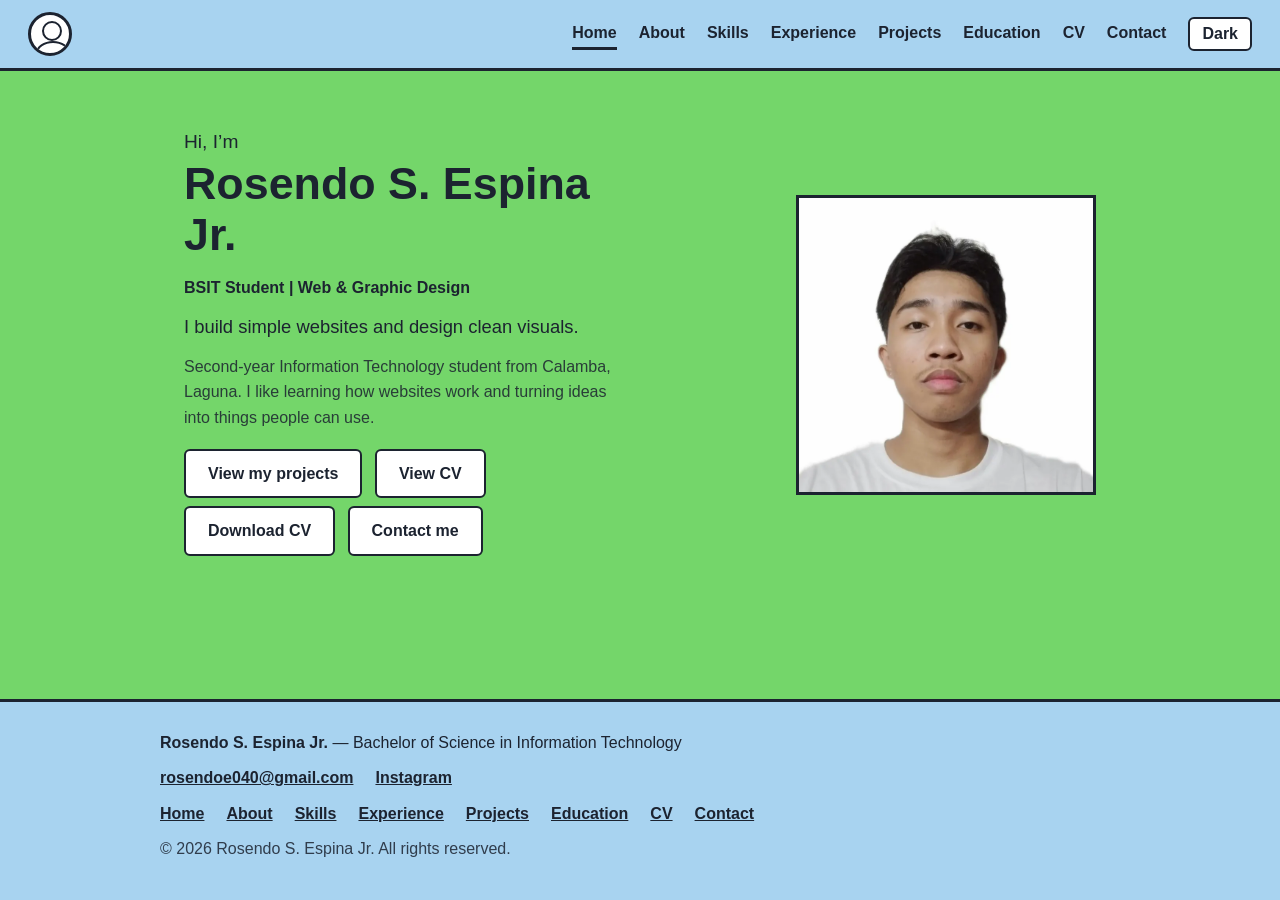
<file: portfolioFinals/index.html>
<!DOCTYPE html>
<html lang="en">
<head>
  <meta charset="UTF-8">
  <meta name="viewport" content="width=device-width, initial-scale=1">
  <title>Rosendo S. Espina Jr. | IT Student Portfolio</title>
  <meta name="description" content="Second-year IT student from Calamba, Laguna. Projects, skills and CV.">
  <link rel="icon" href="assets/favicon.svg" type="image/svg+xml">
  <link rel="stylesheet" href="css/style.css">
</head>
<body>
  <header class="site-header">
    <div class="bar">
      <a class="brand" href="index.html" aria-label="Home"></a>
      <nav class="nav" id="nav" aria-label="Main">
        <a href="index.html" aria-current="page">Home</a>
        <a href="about.html">About</a>
        <a href="skills.html">Skills</a>
        <a href="experience.html">Experience</a>
        <a href="projects.html">Projects</a>
        <a href="education.html">Education</a>
        <a href="cv.html">CV</a>
        <a href="contact.html">Contact</a>
        <button class="icon-btn" id="themeBtn" type="button">Dark</button>
      </nav>
      <button class="icon-btn menu-btn" id="menuBtn" type="button" aria-expanded="false" aria-controls="nav">Menu</button>
    </div>
  </header>
  <main>
    <div class="wrap">
      <section class="hero">
        <div>
          <p class="hello">Hi, I&rsquo;m</p>
          <h1>Rosendo S. Espina Jr.</h1>
          <p class="role">BSIT Student | Web &amp; Graphic Design</p>
          <p class="tagline">I build simple websites and design clean visuals.</p>
          <p class="muted">Second-year Information Technology student from Calamba, Laguna. I like learning how websites work and turning ideas into things people can use.</p>
          <div class="hero-actions">
            <a class="btn" href="projects.html">View my projects</a>
            <a class="btn" href="cv.html">View CV</a>
            <a class="btn" href="assets/Rosendo-Espina-CV.pdf" download>Download CV</a>
            <a class="btn" href="contact.html">Contact me</a>
          </div>
        </div>
        <div class="photo"><img src="assets/img/profile.webp" alt="Portrait of Rosendo S. Espina Jr."></div>
      </section>
    </div>
  </main>
  <footer class="site-footer">
    <div class="footer-inner">
      <p><strong>Rosendo S. Espina Jr.</strong> &mdash; Bachelor of Science in Information Technology</p>
      <ul class="foot-links">
        <li><a href="mailto:rosendoe040@gmail.com">rosendoe040@gmail.com</a></li>
        <li><a href="https://www.instagram.com/den_endl" target="_blank" rel="noopener">Instagram</a></li>
      </ul>
      <ul class="foot-links"><li><a href="index.html">Home</a></li><li><a href="about.html">About</a></li><li><a href="skills.html">Skills</a></li><li><a href="experience.html">Experience</a></li><li><a href="projects.html">Projects</a></li><li><a href="education.html">Education</a></li><li><a href="cv.html">CV</a></li><li><a href="contact.html">Contact</a></li></ul>
      <p class="muted">&copy; 2026 Rosendo S. Espina Jr. All rights reserved.</p>
    </div>
  </footer>
  <script src="js/main.js"></script>
</body>
</html>
</file>
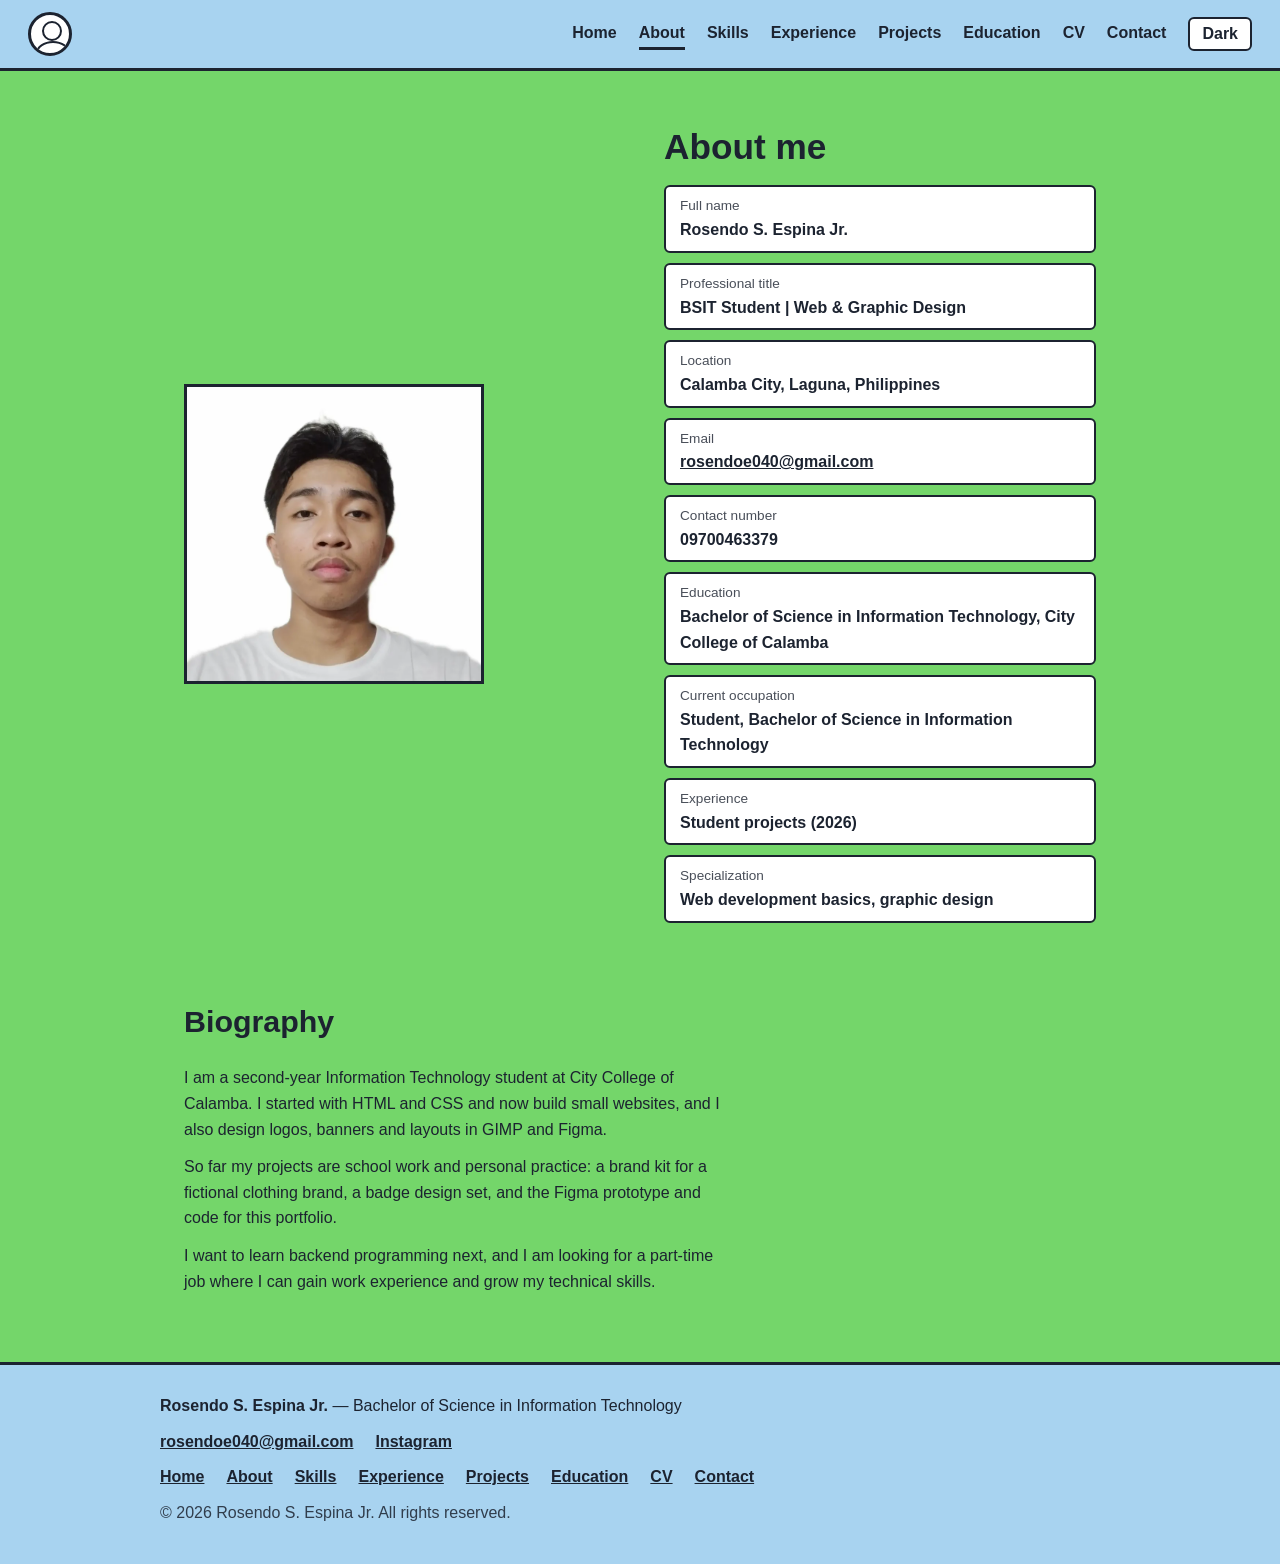
<file: portfolioFinals/about.html>
<!DOCTYPE html>
<html lang="en">
<head>
  <meta charset="UTF-8">
  <meta name="viewport" content="width=device-width, initial-scale=1">
  <title>About | Rosendo S. Espina Jr.</title>
  <meta name="description" content="About Rosendo S. Espina Jr., a BSIT student from Calamba, Laguna.">
  <link rel="icon" href="assets/favicon.svg" type="image/svg+xml">
  <link rel="stylesheet" href="css/style.css">
</head>
<body>
  <header class="site-header">
    <div class="bar">
      <a class="brand" href="index.html" aria-label="Home"></a>
      <nav class="nav" id="nav" aria-label="Main">
        <a href="index.html">Home</a>
        <a href="about.html" aria-current="page">About</a>
        <a href="skills.html">Skills</a>
        <a href="experience.html">Experience</a>
        <a href="projects.html">Projects</a>
        <a href="education.html">Education</a>
        <a href="cv.html">CV</a>
        <a href="contact.html">Contact</a>
        <button class="icon-btn" id="themeBtn" type="button">Dark</button>
      </nav>
      <button class="icon-btn menu-btn" id="menuBtn" type="button" aria-expanded="false" aria-controls="nav">Menu</button>
    </div>
  </header>
  <main>
    <div class="wrap">
      <div class="hero flip">
        <div class="photo"><img src="assets/img/profile.webp" alt="Portrait of Rosendo S. Espina Jr."></div>
        <div>
          <h1 class="page-title">About me</h1>
          <dl class="facts">
            <div class="fact"><dt>Full name</dt><dd>Rosendo S. Espina Jr.</dd></div>
            <div class="fact"><dt>Professional title</dt><dd>BSIT Student | Web &amp; Graphic Design</dd></div>
            <div class="fact"><dt>Location</dt><dd>Calamba City, Laguna, Philippines</dd></div>
            <div class="fact"><dt>Email</dt><dd><a href="mailto:rosendoe040@gmail.com">rosendoe040@gmail.com</a></dd></div>
            <div class="fact"><dt>Contact number</dt><dd>09700463379</dd></div>
            <div class="fact"><dt>Education</dt><dd>Bachelor of Science in Information Technology, City College of Calamba</dd></div>
            <div class="fact"><dt>Current occupation</dt><dd>Student, Bachelor of Science in Information Technology</dd></div>
            <div class="fact"><dt>Experience</dt><dd>Student projects (2026)</dd></div>
            <div class="fact"><dt>Specialization</dt><dd>Web development basics, graphic design</dd></div>
          </dl>
        </div>
      </div>
      <section class="section">
        <h2>Biography</h2>
        <p>I am a second-year Information Technology student at City College of Calamba. I started with HTML and CSS and now build small websites, and I also design logos, banners and layouts in GIMP and Figma.</p>
        <p>So far my projects are school work and personal practice: a brand kit for a fictional clothing brand, a badge design set, and the Figma prototype and code for this portfolio.</p>
        <p>I want to learn backend programming next, and I am looking for a part-time job where I can gain work experience and grow my technical skills.</p>
      </section>
    </div>
  </main>
  <footer class="site-footer">
    <div class="footer-inner">
      <p><strong>Rosendo S. Espina Jr.</strong> &mdash; Bachelor of Science in Information Technology</p>
      <ul class="foot-links">
        <li><a href="mailto:rosendoe040@gmail.com">rosendoe040@gmail.com</a></li>
        <li><a href="https://www.instagram.com/den_endl" target="_blank" rel="noopener">Instagram</a></li>
      </ul>
      <ul class="foot-links"><li><a href="index.html">Home</a></li><li><a href="about.html">About</a></li><li><a href="skills.html">Skills</a></li><li><a href="experience.html">Experience</a></li><li><a href="projects.html">Projects</a></li><li><a href="education.html">Education</a></li><li><a href="cv.html">CV</a></li><li><a href="contact.html">Contact</a></li></ul>
      <p class="muted">&copy; 2026 Rosendo S. Espina Jr. All rights reserved.</p>
    </div>
  </footer>
  <script src="js/main.js"></script>
</body>
</html>
</file>
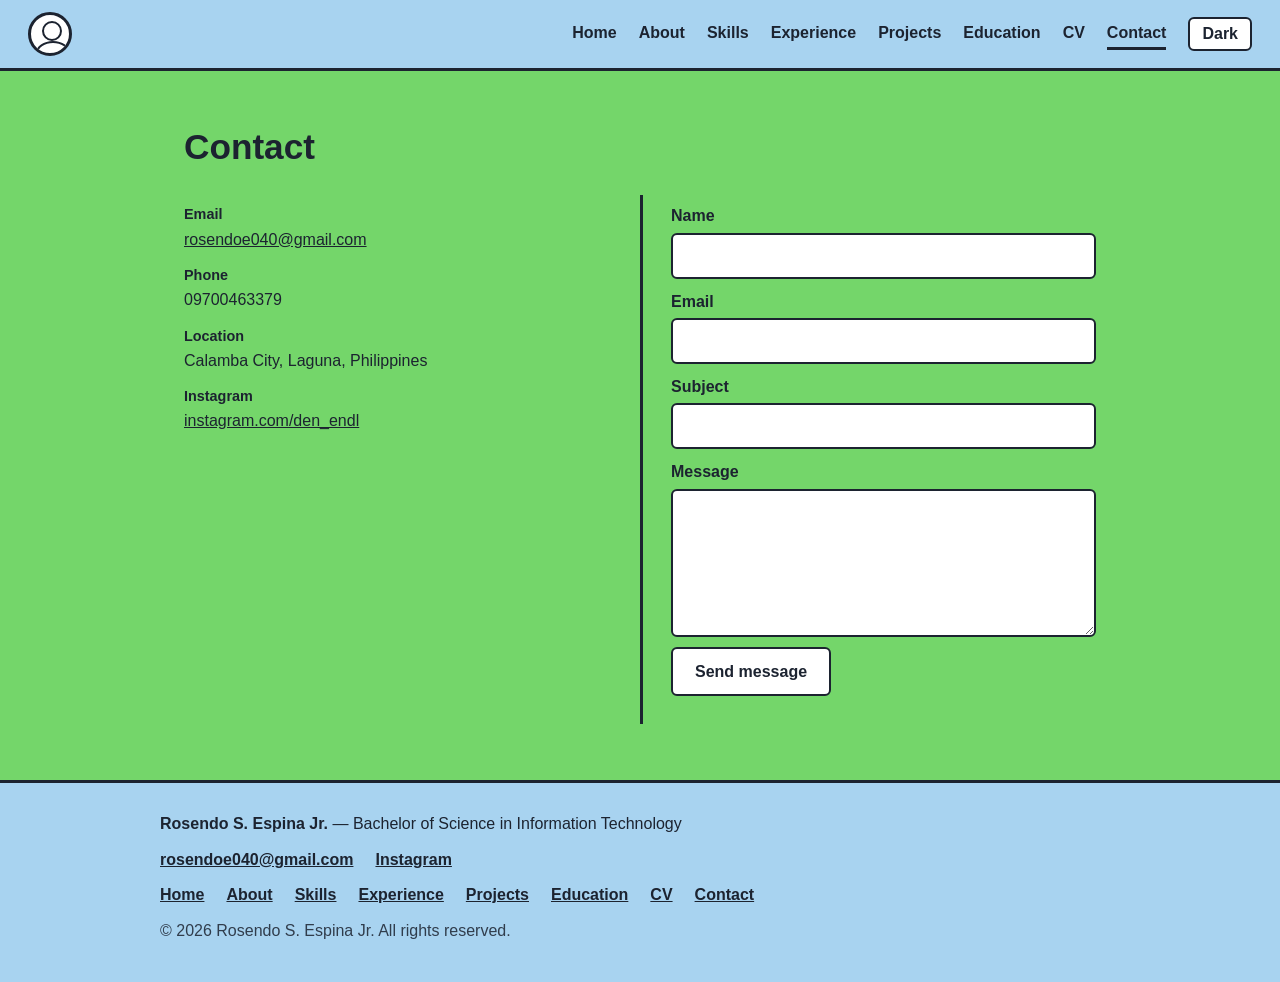
<file: portfolioFinals/contact.html>
<!DOCTYPE html>
<html lang="en">
<head>
  <meta charset="UTF-8">
  <meta name="viewport" content="width=device-width, initial-scale=1">
  <title>Contact | Rosendo S. Espina Jr.</title>
  <meta name="description" content="Contact Rosendo S. Espina Jr.">
  <link rel="icon" href="assets/favicon.svg" type="image/svg+xml">
  <link rel="stylesheet" href="css/style.css">
</head>
<body>
  <header class="site-header">
    <div class="bar">
      <a class="brand" href="index.html" aria-label="Home"></a>
      <nav class="nav" id="nav" aria-label="Main">
        <a href="index.html">Home</a>
        <a href="about.html">About</a>
        <a href="skills.html">Skills</a>
        <a href="experience.html">Experience</a>
        <a href="projects.html">Projects</a>
        <a href="education.html">Education</a>
        <a href="cv.html">CV</a>
        <a href="contact.html" aria-current="page">Contact</a>
        <button class="icon-btn" id="themeBtn" type="button">Dark</button>
      </nav>
      <button class="icon-btn menu-btn" id="menuBtn" type="button" aria-expanded="false" aria-controls="nav">Menu</button>
    </div>
  </header>
  <main>
    <div class="wrap">
      <div class="page-head"><h1 class="page-title">Contact</h1></div>
      <div class="box">
        <div>
          <ul class="contact-list">
            <li><b>Email</b><a href="mailto:rosendoe040@gmail.com">rosendoe040@gmail.com</a></li>
            <li><b>Phone</b>09700463379</li>
            <li><b>Location</b>Calamba City, Laguna, Philippines</li>
            <li><b>Instagram</b><a href="https://www.instagram.com/den_endl" target="_blank" rel="noopener">instagram.com/den_endl</a></li>
          </ul>
        </div>
        <form id="contactForm" novalidate>
          <label>Name<input name="name" type="text" required autocomplete="name"></label>
          <label>Email<input name="email" type="email" required autocomplete="email"></label>
          <label>Subject<input name="subject" type="text" required></label>
          <label>Message<textarea name="message" rows="5" required></textarea></label>
          <button class="btn" type="submit">Send message</button>
          <p id="formMsg" role="status"></p>
        </form>
      </div>
    </div>
  </main>
  <footer class="site-footer">
    <div class="footer-inner">
      <p><strong>Rosendo S. Espina Jr.</strong> &mdash; Bachelor of Science in Information Technology</p>
      <ul class="foot-links">
        <li><a href="mailto:rosendoe040@gmail.com">rosendoe040@gmail.com</a></li>
        <li><a href="https://www.instagram.com/den_endl" target="_blank" rel="noopener">Instagram</a></li>
      </ul>
      <ul class="foot-links"><li><a href="index.html">Home</a></li><li><a href="about.html">About</a></li><li><a href="skills.html">Skills</a></li><li><a href="experience.html">Experience</a></li><li><a href="projects.html">Projects</a></li><li><a href="education.html">Education</a></li><li><a href="cv.html">CV</a></li><li><a href="contact.html">Contact</a></li></ul>
      <p class="muted">&copy; 2026 Rosendo S. Espina Jr. All rights reserved.</p>
    </div>
  </footer>
  <script src="js/main.js"></script>
</body>
</html>
</file>
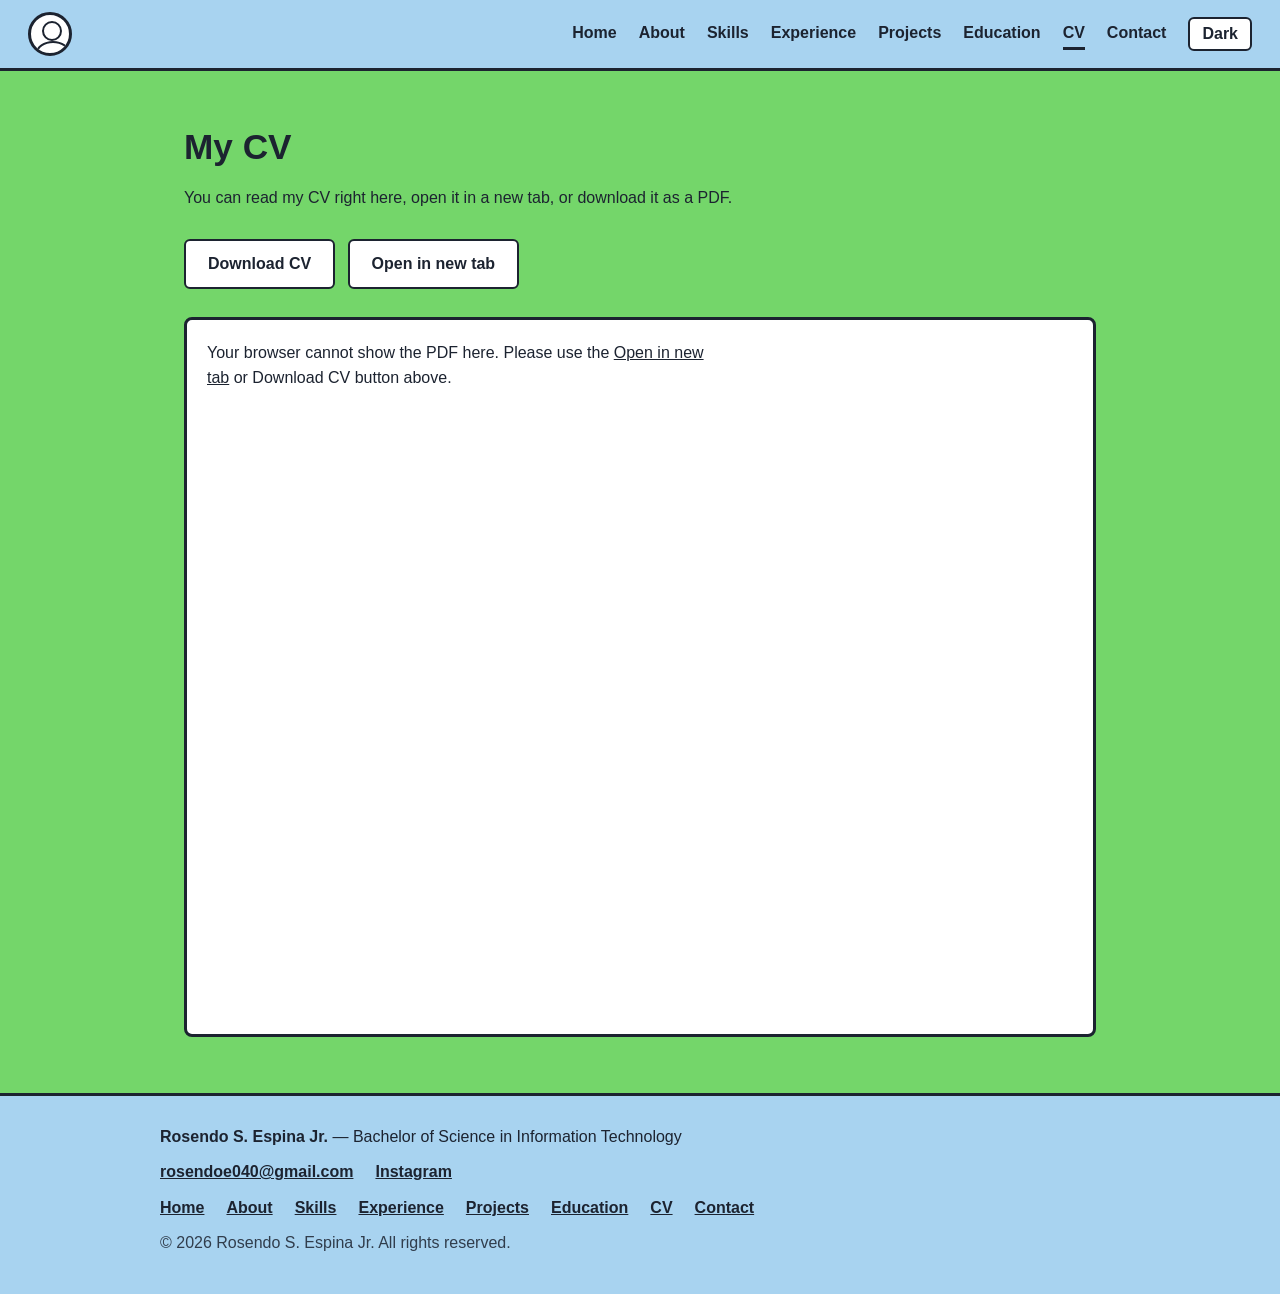
<file: portfolioFinals/cv.html>
<!DOCTYPE html>
<html lang="en">
<head>
  <meta charset="UTF-8">
  <meta name="viewport" content="width=device-width, initial-scale=1">
  <title>CV | Rosendo S. Espina Jr.</title>
  <meta name="description" content="View or download the CV of Rosendo S. Espina Jr.">
  <link rel="icon" href="assets/favicon.svg" type="image/svg+xml">
  <link rel="stylesheet" href="css/style.css">
</head>
<body>
  <header class="site-header">
    <div class="bar">
      <a class="brand" href="index.html" aria-label="Home"></a>
      <nav class="nav" id="nav" aria-label="Main">
        <a href="index.html">Home</a>
        <a href="about.html">About</a>
        <a href="skills.html">Skills</a>
        <a href="experience.html">Experience</a>
        <a href="projects.html">Projects</a>
        <a href="education.html">Education</a>
        <a href="cv.html" aria-current="page">CV</a>
        <a href="contact.html">Contact</a>
        <button class="icon-btn" id="themeBtn" type="button">Dark</button>
      </nav>
      <button class="icon-btn menu-btn" id="menuBtn" type="button" aria-expanded="false" aria-controls="nav">Menu</button>
    </div>
  </header>
  <main>
    <div class="wrap">
      <div class="page-head">
        <h1 class="page-title">My CV</h1>
        <p>You can read my CV right here, open it in a new tab, or download it as a PDF.</p>
      </div>
      <div>
        <a class="btn" href="assets/Rosendo-Espina-CV.pdf" download="Rosendo-Espina-CV.pdf">Download CV</a>
        <a class="btn" href="assets/Rosendo-Espina-CV.pdf" target="_blank" rel="noopener">Open in new tab</a>
      </div>
      <object class="cv-viewer" data="assets/Rosendo-Espina-CV.pdf#view=FitH" type="application/pdf">
        <p class="cv-fallback">Your browser cannot show the PDF here. Please use the
        <a href="assets/Rosendo-Espina-CV.pdf" target="_blank" rel="noopener">Open in new tab</a> or Download CV button above.</p>
      </object>
    </div>
  </main>
  <footer class="site-footer">
    <div class="footer-inner">
      <p><strong>Rosendo S. Espina Jr.</strong> &mdash; Bachelor of Science in Information Technology</p>
      <ul class="foot-links">
        <li><a href="mailto:rosendoe040@gmail.com">rosendoe040@gmail.com</a></li>
        <li><a href="https://www.instagram.com/den_endl" target="_blank" rel="noopener">Instagram</a></li>
      </ul>
      <ul class="foot-links"><li><a href="index.html">Home</a></li><li><a href="about.html">About</a></li><li><a href="skills.html">Skills</a></li><li><a href="experience.html">Experience</a></li><li><a href="projects.html">Projects</a></li><li><a href="education.html">Education</a></li><li><a href="cv.html">CV</a></li><li><a href="contact.html">Contact</a></li></ul>
      <p class="muted">&copy; 2026 Rosendo S. Espina Jr. All rights reserved.</p>
    </div>
  </footer>
  <script src="js/main.js"></script>
</body>
</html>
</file>
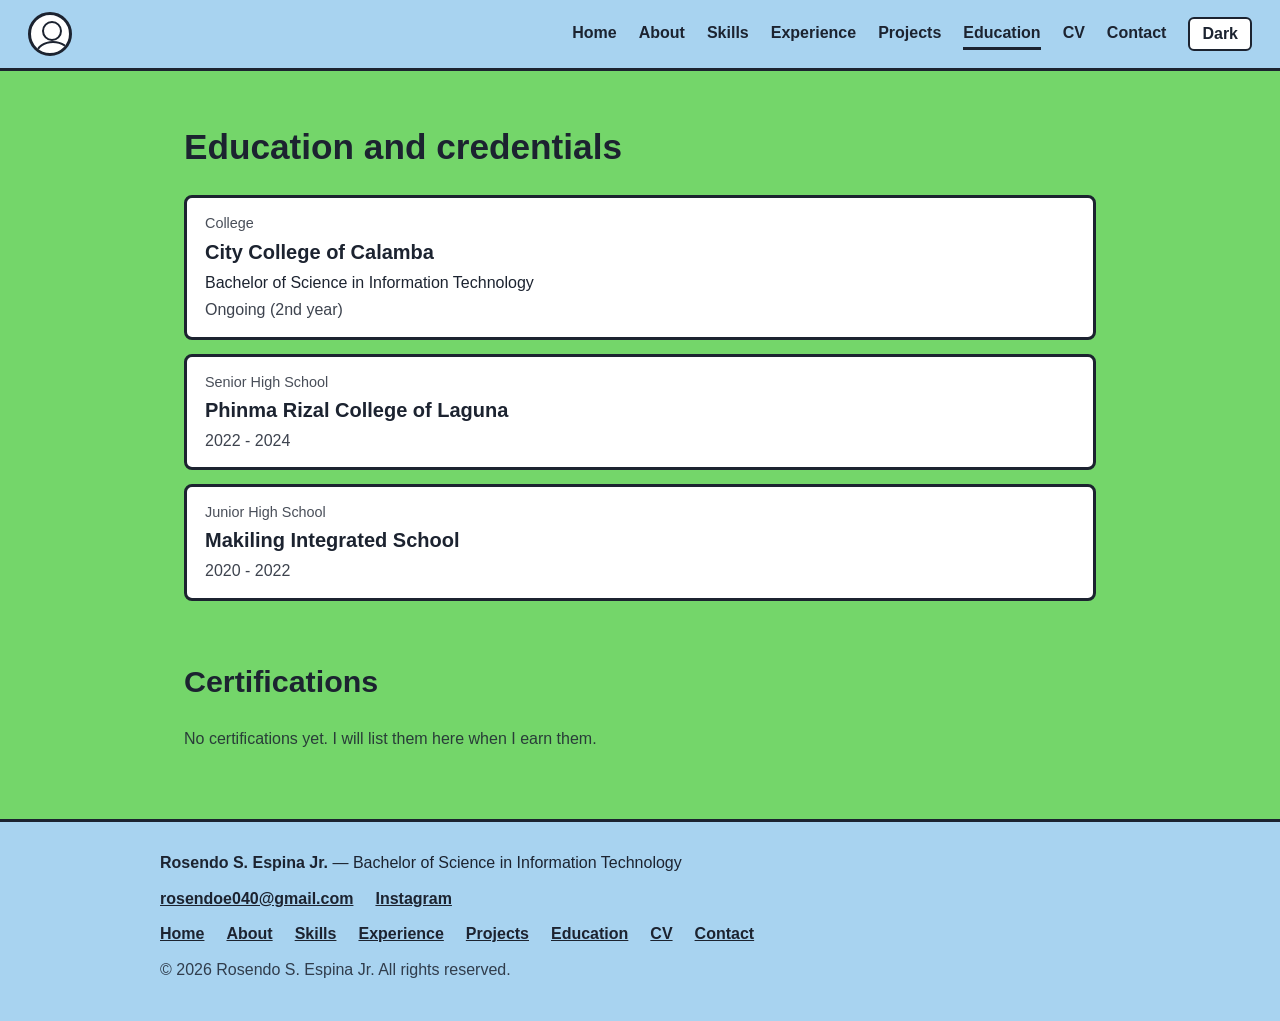
<file: portfolioFinals/education.html>
<!DOCTYPE html>
<html lang="en">
<head>
  <meta charset="UTF-8">
  <meta name="viewport" content="width=device-width, initial-scale=1">
  <title>Education | Rosendo S. Espina Jr.</title>
  <meta name="description" content="Education of Rosendo S. Espina Jr.">
  <link rel="icon" href="assets/favicon.svg" type="image/svg+xml">
  <link rel="stylesheet" href="css/style.css">
</head>
<body>
  <header class="site-header">
    <div class="bar">
      <a class="brand" href="index.html" aria-label="Home"></a>
      <nav class="nav" id="nav" aria-label="Main">
        <a href="index.html">Home</a>
        <a href="about.html">About</a>
        <a href="skills.html">Skills</a>
        <a href="experience.html">Experience</a>
        <a href="projects.html">Projects</a>
        <a href="education.html" aria-current="page">Education</a>
        <a href="cv.html">CV</a>
        <a href="contact.html">Contact</a>
        <button class="icon-btn" id="themeBtn" type="button">Dark</button>
      </nav>
      <button class="icon-btn menu-btn" id="menuBtn" type="button" aria-expanded="false" aria-controls="nav">Menu</button>
    </div>
  </header>
  <main>
    <div class="wrap">
      <div class="page-head"><h1 class="page-title">Education and credentials</h1></div>
      <ul class="edu">
        <li><p class="level-name">College</p><h2 class="h-sm tight">City College of Calamba</h2><p class="tight">Bachelor of Science in Information Technology</p><p class="muted flush">Ongoing (2nd year)</p></li>
        <li><p class="level-name">Senior High School</p><h2 class="h-sm tight">Phinma Rizal College of Laguna</h2><p class="muted flush">2022 - 2024</p></li>
        <li><p class="level-name">Junior High School</p><h2 class="h-sm tight">Makiling Integrated School</h2><p class="muted flush">2020 - 2022</p></li>
      </ul>
      <section class="section">
        <h2>Certifications</h2>
        <p class="muted">No certifications yet. I will list them here when I earn them.</p>
      </section>
    </div>
  </main>
  <footer class="site-footer">
    <div class="footer-inner">
      <p><strong>Rosendo S. Espina Jr.</strong> &mdash; Bachelor of Science in Information Technology</p>
      <ul class="foot-links">
        <li><a href="mailto:rosendoe040@gmail.com">rosendoe040@gmail.com</a></li>
        <li><a href="https://www.instagram.com/den_endl" target="_blank" rel="noopener">Instagram</a></li>
      </ul>
      <ul class="foot-links"><li><a href="index.html">Home</a></li><li><a href="about.html">About</a></li><li><a href="skills.html">Skills</a></li><li><a href="experience.html">Experience</a></li><li><a href="projects.html">Projects</a></li><li><a href="education.html">Education</a></li><li><a href="cv.html">CV</a></li><li><a href="contact.html">Contact</a></li></ul>
      <p class="muted">&copy; 2026 Rosendo S. Espina Jr. All rights reserved.</p>
    </div>
  </footer>
  <script src="js/main.js"></script>
</body>
</html>
</file>
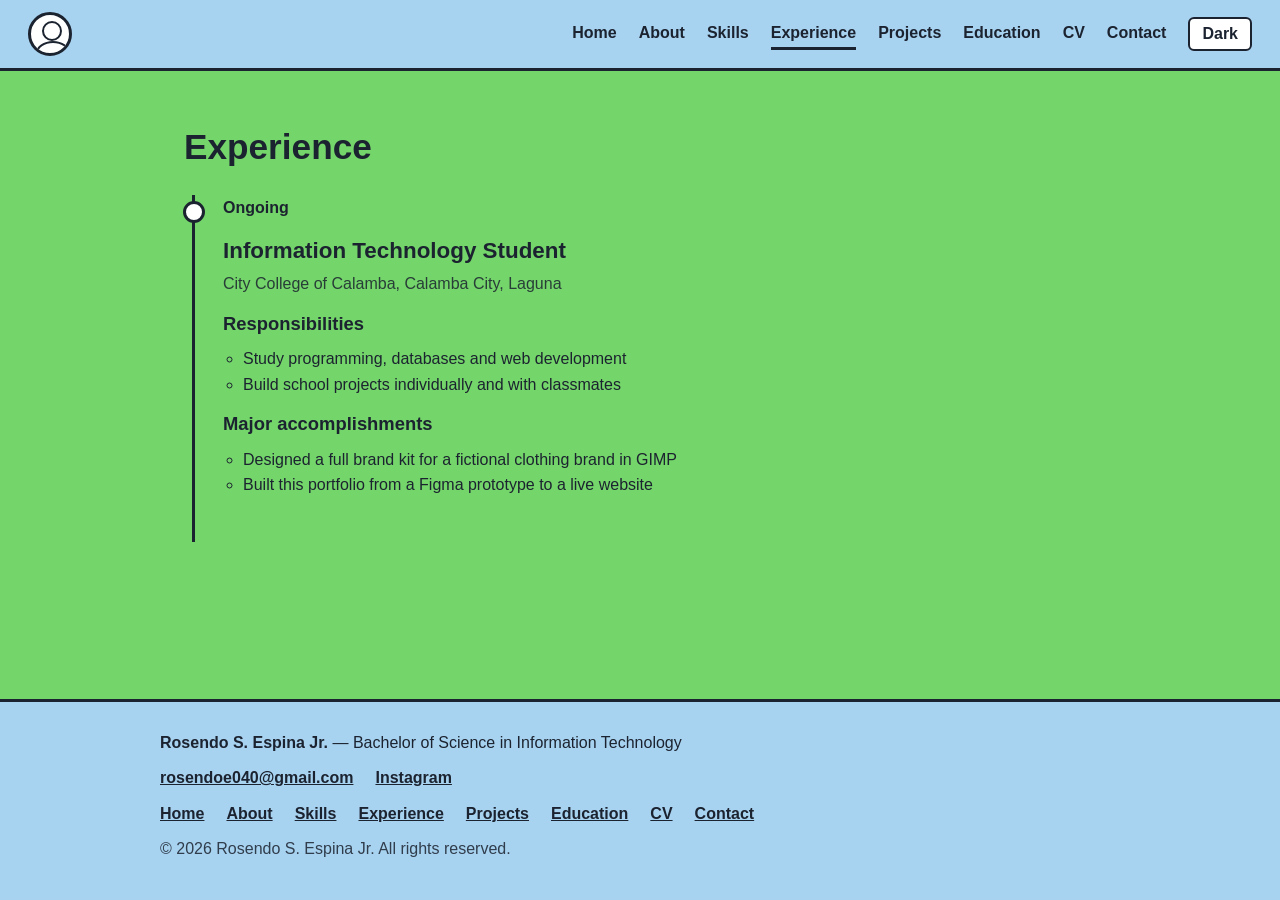
<file: portfolioFinals/experience.html>
<!DOCTYPE html>
<html lang="en">
<head>
  <meta charset="UTF-8">
  <meta name="viewport" content="width=device-width, initial-scale=1">
  <title>Experience | Rosendo S. Espina Jr.</title>
  <meta name="description" content="Experience of Rosendo S. Espina Jr.">
  <link rel="icon" href="assets/favicon.svg" type="image/svg+xml">
  <link rel="stylesheet" href="css/style.css">
</head>
<body>
  <header class="site-header">
    <div class="bar">
      <a class="brand" href="index.html" aria-label="Home"></a>
      <nav class="nav" id="nav" aria-label="Main">
        <a href="index.html">Home</a>
        <a href="about.html">About</a>
        <a href="skills.html">Skills</a>
        <a href="experience.html" aria-current="page">Experience</a>
        <a href="projects.html">Projects</a>
        <a href="education.html">Education</a>
        <a href="cv.html">CV</a>
        <a href="contact.html">Contact</a>
        <button class="icon-btn" id="themeBtn" type="button">Dark</button>
      </nav>
      <button class="icon-btn menu-btn" id="menuBtn" type="button" aria-expanded="false" aria-controls="nav">Menu</button>
    </div>
  </header>
  <main>
    <div class="wrap">
      <div class="page-head"><h1 class="page-title">Experience</h1></div>
      <ol class="timeline">
        <li>
          <p class="when">Ongoing</p>
          <h2 class="h-md tight">Information Technology Student</h2>
          <p class="muted">City College of Calamba, Calamba City, Laguna</p>
          <h3>Responsibilities</h3>
          <ul>
            <li>Study programming, databases and web development</li>
            <li>Build school projects individually and with classmates</li>
          </ul>
          <h3>Major accomplishments</h3>
          <ul>
            <li>Designed a full brand kit for a fictional clothing brand in GIMP</li>
            <li>Built this portfolio from a Figma prototype to a live website</li>
          </ul>
        </li>
      </ol>
    </div>
  </main>
  <footer class="site-footer">
    <div class="footer-inner">
      <p><strong>Rosendo S. Espina Jr.</strong> &mdash; Bachelor of Science in Information Technology</p>
      <ul class="foot-links">
        <li><a href="mailto:rosendoe040@gmail.com">rosendoe040@gmail.com</a></li>
        <li><a href="https://www.instagram.com/den_endl" target="_blank" rel="noopener">Instagram</a></li>
      </ul>
      <ul class="foot-links"><li><a href="index.html">Home</a></li><li><a href="about.html">About</a></li><li><a href="skills.html">Skills</a></li><li><a href="experience.html">Experience</a></li><li><a href="projects.html">Projects</a></li><li><a href="education.html">Education</a></li><li><a href="cv.html">CV</a></li><li><a href="contact.html">Contact</a></li></ul>
      <p class="muted">&copy; 2026 Rosendo S. Espina Jr. All rights reserved.</p>
    </div>
  </footer>
  <script src="js/main.js"></script>
</body>
</html>
</file>
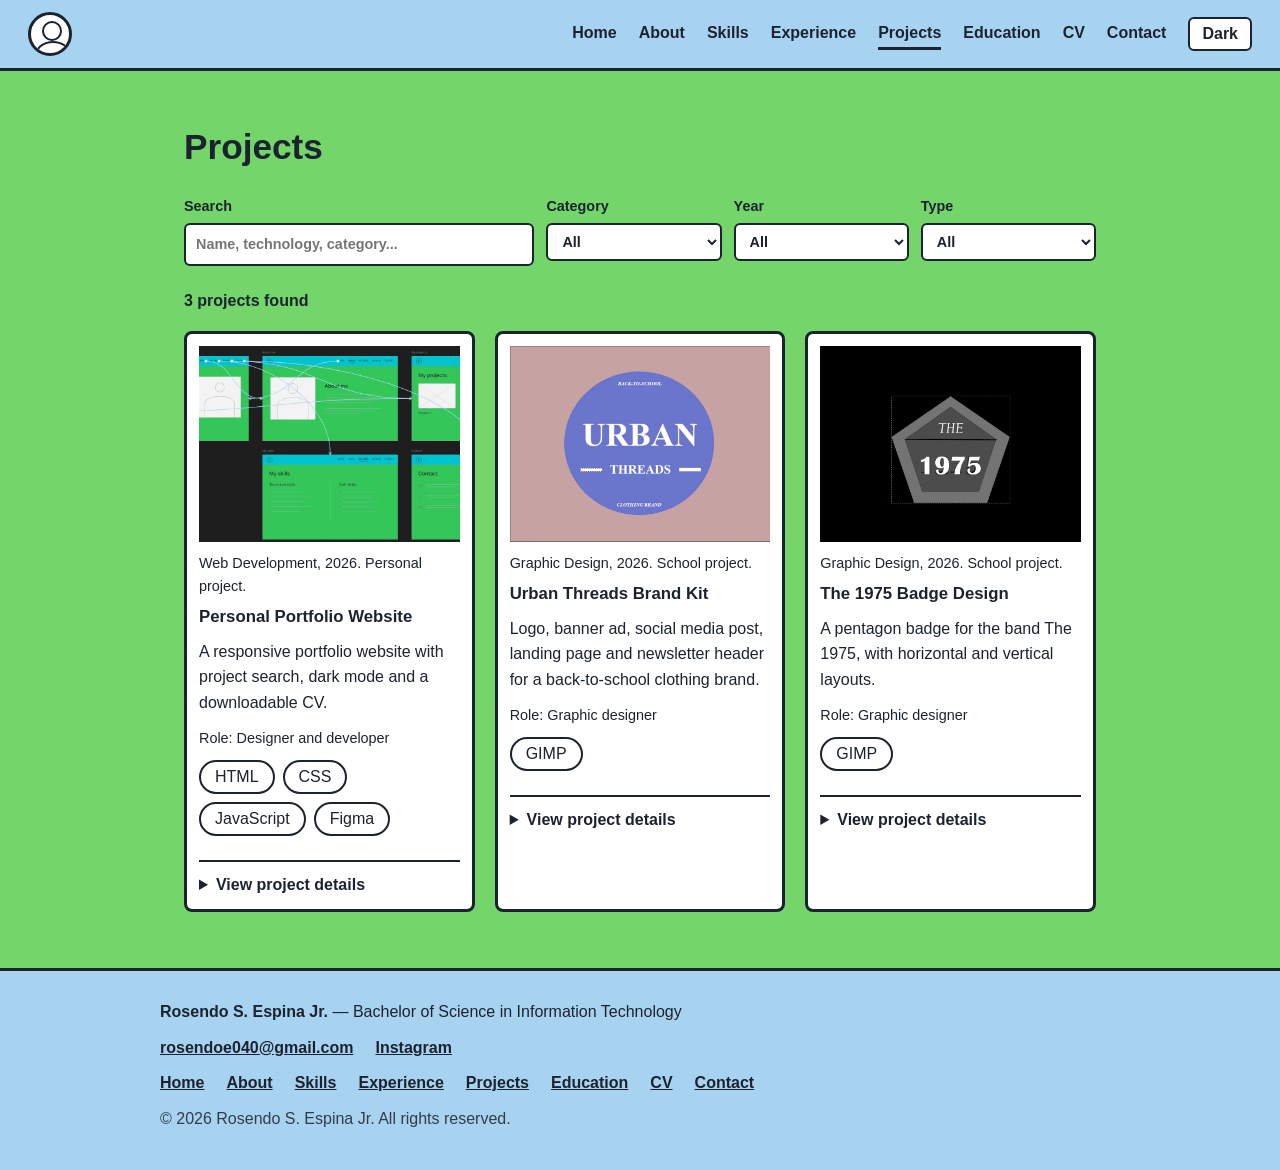
<file: portfolioFinals/projects.html>
<!DOCTYPE html>
<html lang="en">
<head>
  <meta charset="UTF-8">
  <meta name="viewport" content="width=device-width, initial-scale=1">
  <title>Projects | Rosendo S. Espina Jr.</title>
  <meta name="description" content="Web, design and school projects by Rosendo S. Espina Jr.">
  <link rel="icon" href="assets/favicon.svg" type="image/svg+xml">
  <link rel="stylesheet" href="css/style.css">
</head>
<body>
  <header class="site-header">
    <div class="bar">
      <a class="brand" href="index.html" aria-label="Home"></a>
      <nav class="nav" id="nav" aria-label="Main">
        <a href="index.html">Home</a>
        <a href="about.html">About</a>
        <a href="skills.html">Skills</a>
        <a href="experience.html">Experience</a>
        <a href="projects.html" aria-current="page">Projects</a>
        <a href="education.html">Education</a>
        <a href="cv.html">CV</a>
        <a href="contact.html">Contact</a>
        <button class="icon-btn" id="themeBtn" type="button">Dark</button>
      </nav>
      <button class="icon-btn menu-btn" id="menuBtn" type="button" aria-expanded="false" aria-controls="nav">Menu</button>
    </div>
  </header>
  <main>
    <div class="wrap">
      <div class="page-head"><h1 class="page-title">Projects</h1></div>
      <form class="filters" role="search">
        <label>Search<input id="search" type="search" placeholder="Name, technology, category..." autocomplete="off"></label>
        <label>Category<select id="category"><option value="">All</option><option value="Graphic Design">Graphic Design</option><option value="Web Development">Web Development</option></select></label>
        <label>Year<select id="year"><option value="">All</option><option value="2026">2026</option></select></label>
        <label>Type<select id="type"><option value="">All</option><option value="Personal project">Personal project</option><option value="School project">School project</option></select></label>
      </form>
      <p class="count" id="count" role="status"></p>
      <div class="grid">
        <article class="project" data-search="personal portfolio website web development personal project 2026 a responsive portfolio website with project search, dark mode and a downloadable cv. html css javascript figma" data-category="Web Development" data-year="2026" data-type="Personal project">
          <img src="assets/img/figma-prototype.webp" alt="Figma prototype showing the Home, About, Projects, Skills and Contact pages linked together" loading="lazy">
          <div class="body">
            <p class="meta">Web Development, 2026. Personal project.</p>
            <h3>Personal Portfolio Website</h3>
            <p>A responsive portfolio website with project search, dark mode and a downloadable CV.</p>
            <p class="meta">Role: Designer and developer</p>
            <ul class="tags"><li class="tag">HTML</li><li class="tag">CSS</li><li class="tag">JavaScript</li><li class="tag">Figma</li></ul>
            <details>
              <summary>View project details</summary>
              <h4>Problem</h4><p>I needed one public place where employers and classmates can see my background, skills, projects and CV.</p>
              <h4>Solution</h4><p>A fast static website with a page for each section. It is written in plain HTML, CSS and a little JavaScript.</p>
              <h4>Features</h4><ul><li>Project search and filters</li><li>Light and dark mode</li><li>View and download CV</li><li>Contact form</li><li>Works on phones, tablets and desktops</li></ul>
              <h4>Screenshots</h4><div class="shots"><figure><img src="assets/img/figma-prototype.webp" alt="Figma prototype showing the Home, About, Projects, Skills and Contact pages linked together" loading="lazy"><figcaption>Figma prototype showing the Home, About, Projects, Skills and Contact pages linked together</figcaption></figure></div>
            </details>
          </div>
        </article>

        <article class="project" data-search="urban threads brand kit graphic design school project 2026 logo, banner ad, social media post, landing page and newsletter header for a back-to-school clothing brand. gimp" data-category="Graphic Design" data-year="2026" data-type="School project">
          <img src="assets/img/urban-threads-logo.webp" alt="Urban Threads round logo in blue and dusty pink" loading="lazy">
          <div class="body">
            <p class="meta">Graphic Design, 2026. School project.</p>
            <h3>Urban Threads Brand Kit</h3>
            <p>Logo, banner ad, social media post, landing page and newsletter header for a back-to-school clothing brand.</p>
            <p class="meta">Role: Graphic designer</p>
            <ul class="tags"><li class="tag">GIMP</li></ul>
            <details>
              <summary>View project details</summary>
              <h4>Problem</h4><p>A new clothing brand needs a recognizable look that stays the same across its logo, ads, website and emails.</p>
              <h4>Solution</h4><p>I made one logo and reused its colors, fonts and round shapes in a banner ad, a social media post, a landing page and a newsletter header.</p>
              <h4>Features</h4><ul><li>Round logo with brand name and tagline</li><li>Banner ad for the Back-to-School Collection</li><li>Square social media post</li><li>Landing page with a Shop Now button</li><li>Wide newsletter header</li></ul>
              <h4>Screenshots</h4><div class="shots"><figure><img src="assets/img/urban-threads-logo.webp" alt="Urban Threads round logo on a blue circle" loading="lazy"><figcaption>Urban Threads round logo on a blue circle</figcaption></figure><figure><img src="assets/img/urban-threads-banner.webp" alt="Banner ad promoting the Back-to-School Collection" loading="lazy"><figcaption>Banner ad promoting the Back-to-School Collection</figcaption></figure><figure><img src="assets/img/urban-threads-social.webp" alt="Square social media post for the Back To School T-Shirt collection" loading="lazy"><figcaption>Square social media post for the Back To School T-Shirt collection</figcaption></figure><figure><img src="assets/img/urban-threads-landing.webp" alt="Landing page design with the brand name and a Shop Now button" loading="lazy"><figcaption>Landing page design with the brand name and a Shop Now button</figcaption></figure><figure><img src="assets/img/urban-threads-newsletter.webp" alt="Wide newsletter header with the brand name and Back to School text" loading="lazy"><figcaption>Wide newsletter header with the brand name and Back to School text</figcaption></figure></div>
            </details>
          </div>
        </article>

        <article class="project" data-search="the 1975 badge design graphic design school project 2026 a pentagon badge for the band the 1975, with horizontal and vertical layouts. gimp" data-category="Graphic Design" data-year="2026" data-type="School project">
          <img src="assets/img/1975-badge.webp" alt="Gray pentagon badge with the text The 1975 on a black background" loading="lazy">
          <div class="body">
            <p class="meta">Graphic Design, 2026. School project.</p>
            <h3>The 1975 Badge Design</h3>
            <p>A pentagon badge for the band The 1975, with horizontal and vertical layouts.</p>
            <p class="meta">Role: Graphic designer</p>
            <ul class="tags"><li class="tag">GIMP</li></ul>
            <details>
              <summary>View project details</summary>
              <h4>Problem</h4><p>A logo has to fit different spaces, such as a wide banner and a tall poster.</p>
              <h4>Solution</h4><p>I drew one pentagon badge and arranged it with the tagline side by side for wide spaces and stacked for tall spaces.</p>
              <h4>Features</h4><ul><li>Pentagon badge</li><li>Horizontal layout</li><li>Vertical layout</li></ul>
              <h4>Screenshots</h4><div class="shots"><figure><img src="assets/img/1975-badge.webp" alt="Gray pentagon badge with the text The 1975 on a black background" loading="lazy"><figcaption>Gray pentagon badge with the text The 1975 on a black background</figcaption></figure><figure><img src="assets/img/1975-horizontal.webp" alt="Badge and tagline arranged side by side" loading="lazy"><figcaption>Badge and tagline arranged side by side</figcaption></figure><figure><img src="assets/img/1975-vertical.webp" alt="Badge and tagline stacked vertically" loading="lazy"><figcaption>Badge and tagline stacked vertically</figcaption></figure></div>
            </details>
          </div>
        </article>
      </div>
      <p class="empty" id="empty" hidden>No project matches your search. Try a different word or reset the filters.</p>
    </div>
  </main>
  <footer class="site-footer">
    <div class="footer-inner">
      <p><strong>Rosendo S. Espina Jr.</strong> &mdash; Bachelor of Science in Information Technology</p>
      <ul class="foot-links">
        <li><a href="mailto:rosendoe040@gmail.com">rosendoe040@gmail.com</a></li>
        <li><a href="https://www.instagram.com/den_endl" target="_blank" rel="noopener">Instagram</a></li>
      </ul>
      <ul class="foot-links"><li><a href="index.html">Home</a></li><li><a href="about.html">About</a></li><li><a href="skills.html">Skills</a></li><li><a href="experience.html">Experience</a></li><li><a href="projects.html">Projects</a></li><li><a href="education.html">Education</a></li><li><a href="cv.html">CV</a></li><li><a href="contact.html">Contact</a></li></ul>
      <p class="muted">&copy; 2026 Rosendo S. Espina Jr. All rights reserved.</p>
    </div>
  </footer>
  <script src="js/main.js"></script>
</body>
</html>
</file>
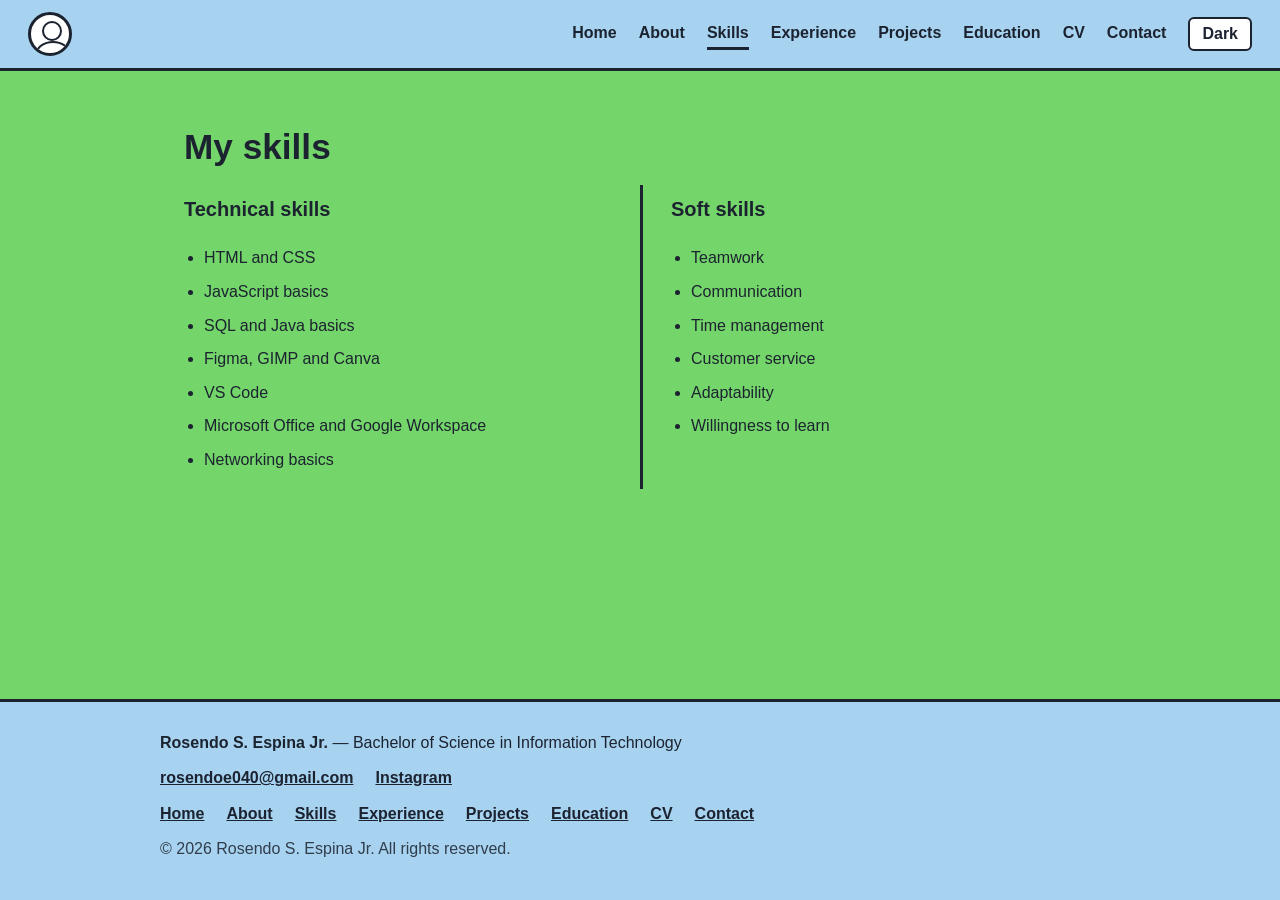
<file: portfolioFinals/skills.html>
<!DOCTYPE html>
<html lang="en">
<head>
  <meta charset="UTF-8">
  <meta name="viewport" content="width=device-width, initial-scale=1">
  <title>Skills | Rosendo S. Espina Jr.</title>
  <meta name="description" content="Technical and professional skills of Rosendo S. Espina Jr.">
  <link rel="icon" href="assets/favicon.svg" type="image/svg+xml">
  <link rel="stylesheet" href="css/style.css">
</head>
<body>
  <header class="site-header">
    <div class="bar">
      <a class="brand" href="index.html" aria-label="Home"></a>
      <nav class="nav" id="nav" aria-label="Main">
        <a href="index.html">Home</a>
        <a href="about.html">About</a>
        <a href="skills.html" aria-current="page">Skills</a>
        <a href="experience.html">Experience</a>
        <a href="projects.html">Projects</a>
        <a href="education.html">Education</a>
        <a href="cv.html">CV</a>
        <a href="contact.html">Contact</a>
        <button class="icon-btn" id="themeBtn" type="button">Dark</button>
      </nav>
      <button class="icon-btn menu-btn" id="menuBtn" type="button" aria-expanded="false" aria-controls="nav">Menu</button>
    </div>
  </header>
  <main>
    <div class="wrap">
      <h1 class="page-title">My skills</h1>
      <div class="box">
        <div>
          <h2 class="h-sm">Technical skills</h2>
          <ul class="plain">
            <li>HTML and CSS</li>
            <li>JavaScript basics</li>
            <li>SQL and Java basics</li>
            <li>Figma, GIMP and Canva</li>
            <li>VS Code</li>
            <li>Microsoft Office and Google Workspace</li>
            <li>Networking basics</li>
          </ul>
        </div>
        <div>
          <h2 class="h-sm">Soft skills</h2>
          <ul class="plain">
            <li>Teamwork</li>
            <li>Communication</li>
            <li>Time management</li>
            <li>Customer service</li>
            <li>Adaptability</li>
            <li>Willingness to learn</li>
          </ul>
        </div>
      </div>
    </div>
  </main>
  <footer class="site-footer">
    <div class="footer-inner">
      <p><strong>Rosendo S. Espina Jr.</strong> &mdash; Bachelor of Science in Information Technology</p>
      <ul class="foot-links">
        <li><a href="mailto:rosendoe040@gmail.com">rosendoe040@gmail.com</a></li>
        <li><a href="https://www.instagram.com/den_endl" target="_blank" rel="noopener">Instagram</a></li>
      </ul>
      <ul class="foot-links"><li><a href="index.html">Home</a></li><li><a href="about.html">About</a></li><li><a href="skills.html">Skills</a></li><li><a href="experience.html">Experience</a></li><li><a href="projects.html">Projects</a></li><li><a href="education.html">Education</a></li><li><a href="cv.html">CV</a></li><li><a href="contact.html">Contact</a></li></ul>
      <p class="muted">&copy; 2026 Rosendo S. Espina Jr. All rights reserved.</p>
    </div>
  </footer>
  <script src="js/main.js"></script>
</body>
</html>
</file>
<file: portfolioFinals/css/style.css>
/* ===== Colors: blue bar + green page. Edit here to restyle the whole site ===== */
:root{
  --blue:#a8d3f0; --green:#74d66a; --card:#ffffff;
  --text:#1c2330; --line:#1c2330; --soft:#c9efbf;
}
[data-theme="dark"]{
  --blue:#1c3d57; --green:#1c4a2a; --card:#15301f;
  --text:#eaf2ec; --line:#9fc3a8; --soft:#25603a;
}

/* ===== Base ===== */
*{box-sizing:border-box;margin:0;padding:0}
html{scroll-behavior:smooth}
body{font-family:"Segoe UI",Arial,sans-serif;background:var(--green);color:var(--text);line-height:1.6;min-height:100vh;display:flex;flex-direction:column}
img{max-width:100%;height:auto;display:block}
a{color:inherit}
button,input,select,textarea{font:inherit;color:inherit}
:focus-visible{outline:3px solid var(--text);outline-offset:2px}
h1{font-size:2.8rem;line-height:1.15;margin-bottom:14px}
h2{font-size:1.9rem;margin-bottom:20px}
h3{font-size:1.15rem;margin-bottom:8px}
p{margin-bottom:12px;max-width:62ch}
.muted{opacity:.85}

/* ===== Blue navigation bar ===== */
.site-header{background:var(--blue);border-bottom:3px solid var(--line);padding:12px 28px;position:relative}
.bar{display:flex;justify-content:space-between;align-items:center;gap:10px}
.brand{display:block;width:44px;height:44px;border:3px solid var(--line);border-radius:50%;background:var(--card);overflow:hidden;position:relative;flex:none}
.brand::before{content:"";position:absolute;width:16px;height:16px;border:2.5px solid var(--line);border-radius:50%;left:11px;top:6px}
.brand::after{content:"";position:absolute;width:30px;height:20px;border:2.5px solid var(--line);border-radius:50% 50% 0 0;left:5px;top:26px}
.nav{display:flex;gap:22px;align-items:center;flex-wrap:wrap}
.nav a{text-decoration:none;font-weight:600;padding:2px 0;border-bottom:3px solid transparent}
.nav a:hover,.nav a[aria-current="page"]{border-bottom-color:var(--line)}
.icon-btn{background:var(--card);border:2px solid var(--line);border-radius:6px;padding:2px 12px;cursor:pointer;font-weight:600}
.menu-btn{display:none}

/* ===== Green page ===== */
main{flex:1;width:100%;max-width:960px;margin:0 auto;padding:56px 24px}
.lead{font-size:1.2rem}
.btn{display:inline-block;background:var(--card);border:2px solid var(--line);border-radius:6px;padding:10px 22px;font-weight:700;text-decoration:none;cursor:pointer;margin:0 8px 8px 0}
.btn:hover{background:var(--soft)}
.btn.small{padding:6px 16px;font-size:.92rem}

/* ===== Home / About ===== */
.hero{display:grid;grid-template-columns:1fr 1fr;gap:48px;align-items:center}
.hero.flip .photo{justify-self:start}
.hello{font-size:1.2rem;margin-bottom:0}
.role{font-weight:700}
.tagline{font-size:1.15rem}
.hero-actions{margin-top:18px}
.photo{width:100%;max-width:300px;aspect-ratio:1;background:var(--card);border:3px solid var(--line);overflow:hidden;justify-self:end}
.photo img{width:100%;height:100%;object-fit:cover}
.facts{display:grid;grid-template-columns:1fr;gap:10px;margin:0 0 18px}
.fact{background:var(--card);border:2px solid var(--line);border-radius:6px;padding:8px 14px}
.fact dt{font-size:.85rem;opacity:.8}
.fact dd{font-weight:700;overflow-wrap:anywhere}
.page-title{font-size:2.2rem;margin-bottom:18px}
.page-head{margin-bottom:28px}
.section{margin-top:56px}

/* ===== Two columns with a line in the middle (Skills, Contact) ===== */
.box{display:grid;grid-template-columns:1fr 1fr}
.box > div{padding:8px 28px 8px 0}
.box > div + div,.box > form{border-left:3px solid var(--line);padding:8px 0 8px 28px}
.box ul.plain{margin-left:20px}
.box li{margin-bottom:8px}
.skill-list{list-style:none;margin:0 0 14px 0}
.skill-list li{display:flex;justify-content:space-between;align-items:center;gap:12px;margin-bottom:6px}
.level{display:flex;align-items:center;gap:8px;font-size:.9rem;white-space:nowrap}
.meter{display:flex;gap:3px}
.meter i{width:16px;height:8px;border:2px solid var(--line);background:var(--card)}
.meter i.on{background:var(--line)}

/* ===== Timeline ===== */
.timeline{list-style:none;border-left:3px solid var(--line);margin-left:8px;padding-left:28px}
.timeline > li{position:relative;padding-bottom:32px}
.timeline > li::before{content:"";position:absolute;left:-40px;top:6px;width:16px;height:16px;border-radius:50%;background:var(--card);border:3px solid var(--line)}
.timeline .when{font-weight:700}
.timeline ul{margin:6px 0 12px 20px}

/* ===== Projects ===== */
.filters{display:grid;grid-template-columns:2fr 1fr 1fr 1fr;gap:12px;margin-bottom:12px}
.filters label{display:block;font-weight:700;font-size:.9rem}
.filters input,.filters select{display:block;width:100%;margin-top:4px;background:var(--card);border:2px solid var(--line);border-radius:6px;padding:8px 10px}
.count{margin-bottom:18px;font-weight:600}
.grid{display:grid;grid-template-columns:repeat(auto-fill,minmax(250px,1fr));gap:20px}
.project{display:flex;flex-direction:column;background:var(--card);border:3px solid var(--line);border-radius:8px;padding:12px}
.project:hover{background:var(--soft)}
.project[hidden]{display:none}
.project img{width:100%;aspect-ratio:4/3;object-fit:cover;margin-bottom:10px;background:#000}
.project .body{display:flex;flex-direction:column;flex:1}
.project h3{font-size:1.05rem}
.project .meta{font-size:.9rem;margin-bottom:6px}
.project .tags{margin:4px 0 12px}
.project .actions{margin-top:auto}
.tags{list-style:none;display:flex;flex-wrap:wrap;gap:8px}
.tag{border:2px solid var(--line);border-radius:999px;padding:2px 14px;background:var(--card)}
.empty{padding:24px;text-align:center;font-weight:600}
.back{display:inline-block;margin-bottom:24px;font-weight:700;text-decoration:none}
.back:hover{text-decoration:underline}
.info{display:grid;grid-template-columns:repeat(auto-fit,minmax(150px,1fr));gap:12px;margin:20px 0}
.detail-grid{display:grid;grid-template-columns:1fr 1fr;gap:32px;margin:24px 0 36px}
.detail-grid ul:not(.tags){margin-left:20px}
.shots{display:grid;grid-template-columns:repeat(auto-fill,minmax(260px,1fr));gap:20px}
.shots figure{background:var(--card);border:3px solid var(--line);padding:10px}
.shots img{width:100%;background:#000}
.shots figcaption{font-size:.9rem;margin-top:6px}
.chips{list-style:none;display:flex;flex-wrap:wrap;gap:8px}
.chips li{border:2px solid var(--line);border-radius:999px;padding:2px 14px;background:var(--card);margin:0}

/* ===== Education ===== */
.edu{list-style:none;display:grid;gap:14px}
.edu li{background:var(--card);border:3px solid var(--line);border-radius:8px;padding:14px 18px}
.edu .level-name{font-size:.9rem;opacity:.8;margin:0}
.h-sm{font-size:1.25rem}
.h-md{font-size:1.4rem}
.tight{margin-bottom:2px}
.flush{margin:0}

/* ===== Contact ===== */
.contact-list{list-style:none;margin:0}
.contact-list li{margin-bottom:12px;overflow-wrap:anywhere}
.contact-list b{display:block;font-size:.9rem}
form label{display:block;font-weight:700;margin-bottom:10px}
form input,form textarea{display:block;width:100%;background:var(--card);border:2px solid var(--line);border-radius:6px;padding:8px 10px;margin-top:4px}
#formMsg{margin-top:10px;font-weight:700}
#formMsg.error{color:#b3261e}
[data-theme="dark"] #formMsg.error{color:#ff9c94}

/* ===== Footer (same blue as the top bar) ===== */
.site-footer{background:var(--blue);border-top:3px solid var(--line);padding:28px}
.footer-inner{max-width:960px;margin:0 auto}
.site-footer p{max-width:none;margin-bottom:10px}
.foot-links{list-style:none;display:flex;flex-wrap:wrap;gap:8px 22px;margin-bottom:10px}
.foot-links a{font-weight:600}
.foot-links a:hover{text-decoration:none;background:var(--soft)}

/* ===== Small screens ===== */
@media (max-width:960px){
  .menu-btn{display:inline-block}
  .nav{display:none;position:absolute;left:0;right:0;top:100%;background:var(--blue);border-bottom:3px solid var(--line);flex-direction:column;align-items:stretch;gap:6px;padding:12px 28px 16px;z-index:20}
  .nav.open{display:flex}
  .nav a{padding:8px 0}
}
@media (max-width:720px){
  .hero,.detail-grid,.box{grid-template-columns:1fr}
  .box > div,.box > div + div,.box > form{padding:8px 0}
  .box > div + div,.box > form{border-left:0;border-top:3px solid var(--line);padding-top:20px;margin-top:12px}
  .photo{justify-self:start}
  h1{font-size:2.1rem}
  .filters{grid-template-columns:1fr 1fr}
  .filters label:first-child{grid-column:1 / -1}
}
@media (max-width:480px){
  .filters{grid-template-columns:1fr}
  .btn{display:block;text-align:center;margin-right:0}
  .site-header{padding:12px 16px}
  main{padding:40px 16px}
}
@media (prefers-reduced-motion:reduce){html{scroll-behavior:auto}}

/* ===== CV viewer ===== */
.cv-viewer{display:block;width:100%;height:80vh;min-height:500px;margin-top:20px;border:3px solid var(--line);border-radius:8px;background:var(--card)}
.cv-fallback{padding:20px}

/* ===== Project details (open and close inside the card) ===== */
.project details{margin-top:12px;border-top:2px solid var(--line);padding-top:10px}
.project summary{cursor:pointer;font-weight:700}
.project details h4{margin:14px 0 4px}
.project details ul:not(.tags){margin-left:20px}
.project details .shots{grid-template-columns:1fr}
.project details .shots figure{padding:6px}
.project:has(details[open]){grid-column:1 / -1}
@media (min-width:721px){.project details[open] .shots{grid-template-columns:repeat(auto-fill,minmax(220px,1fr))}}
</file>
